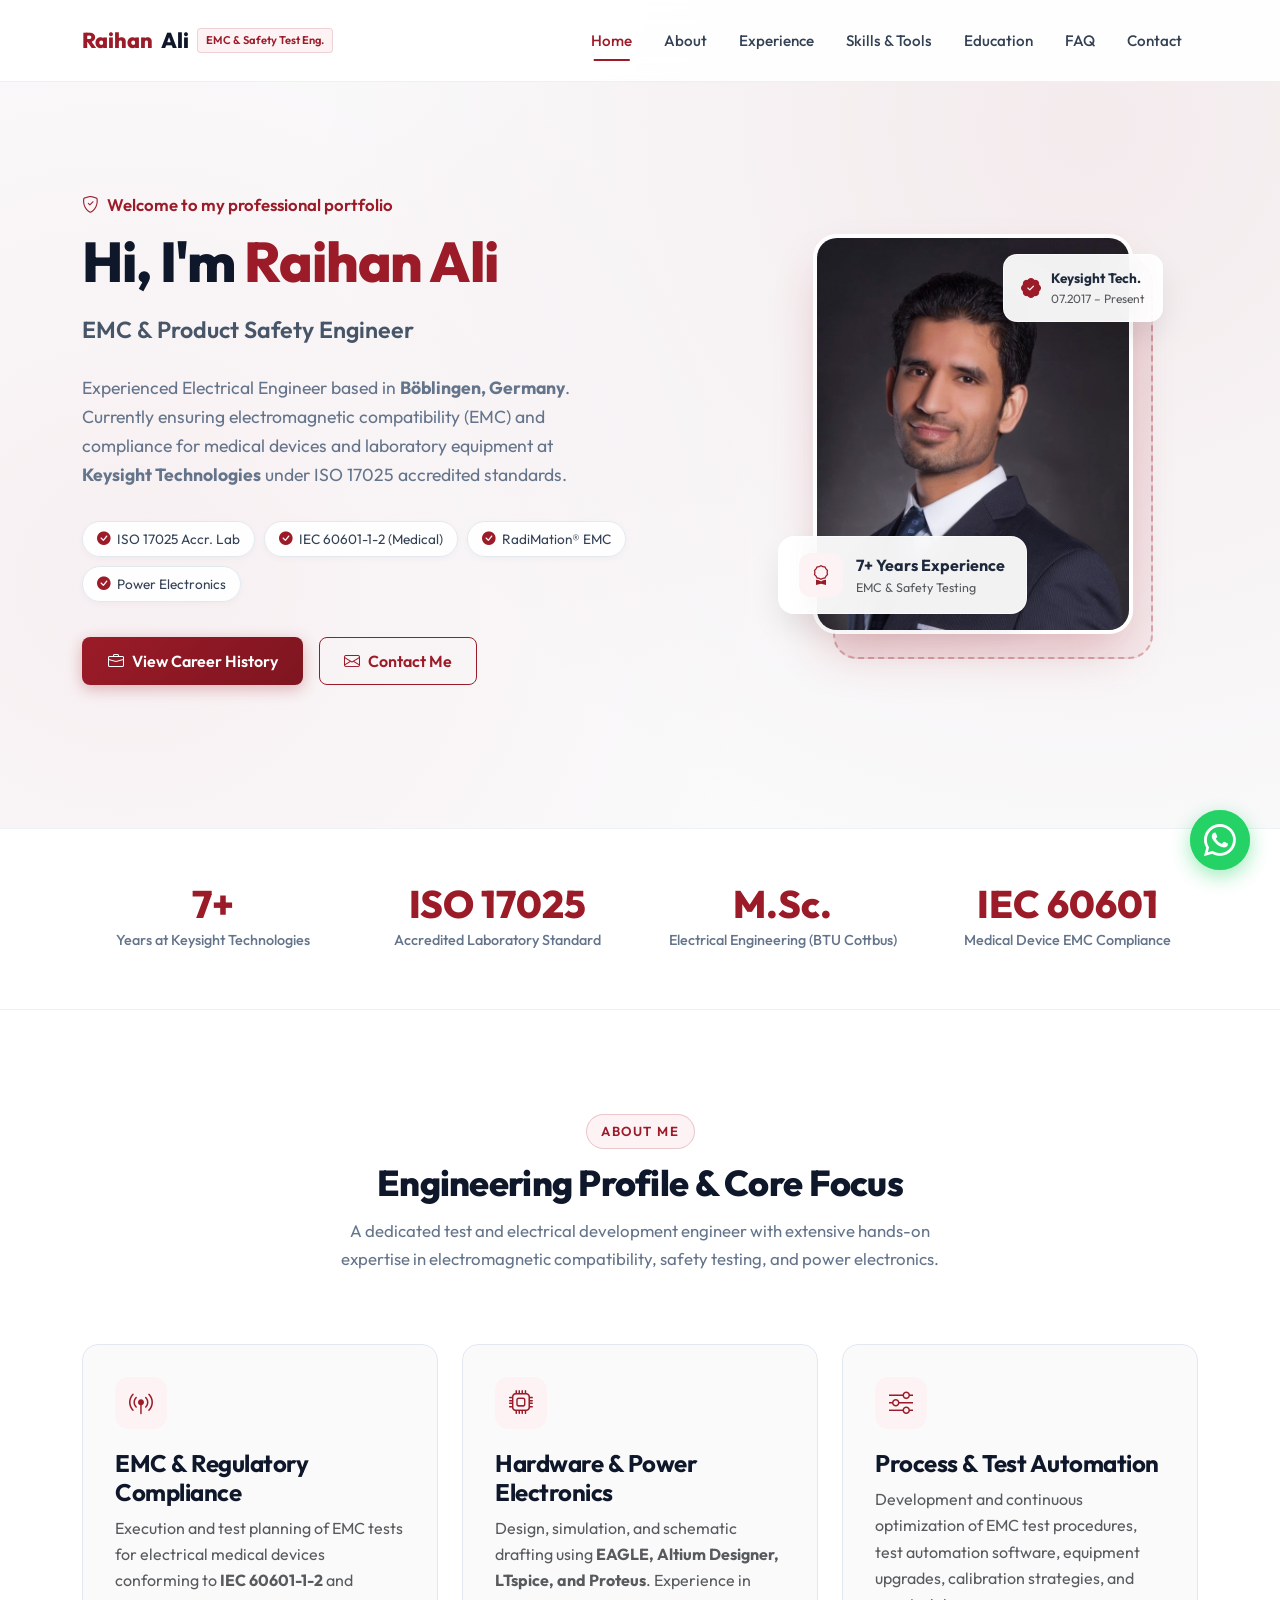
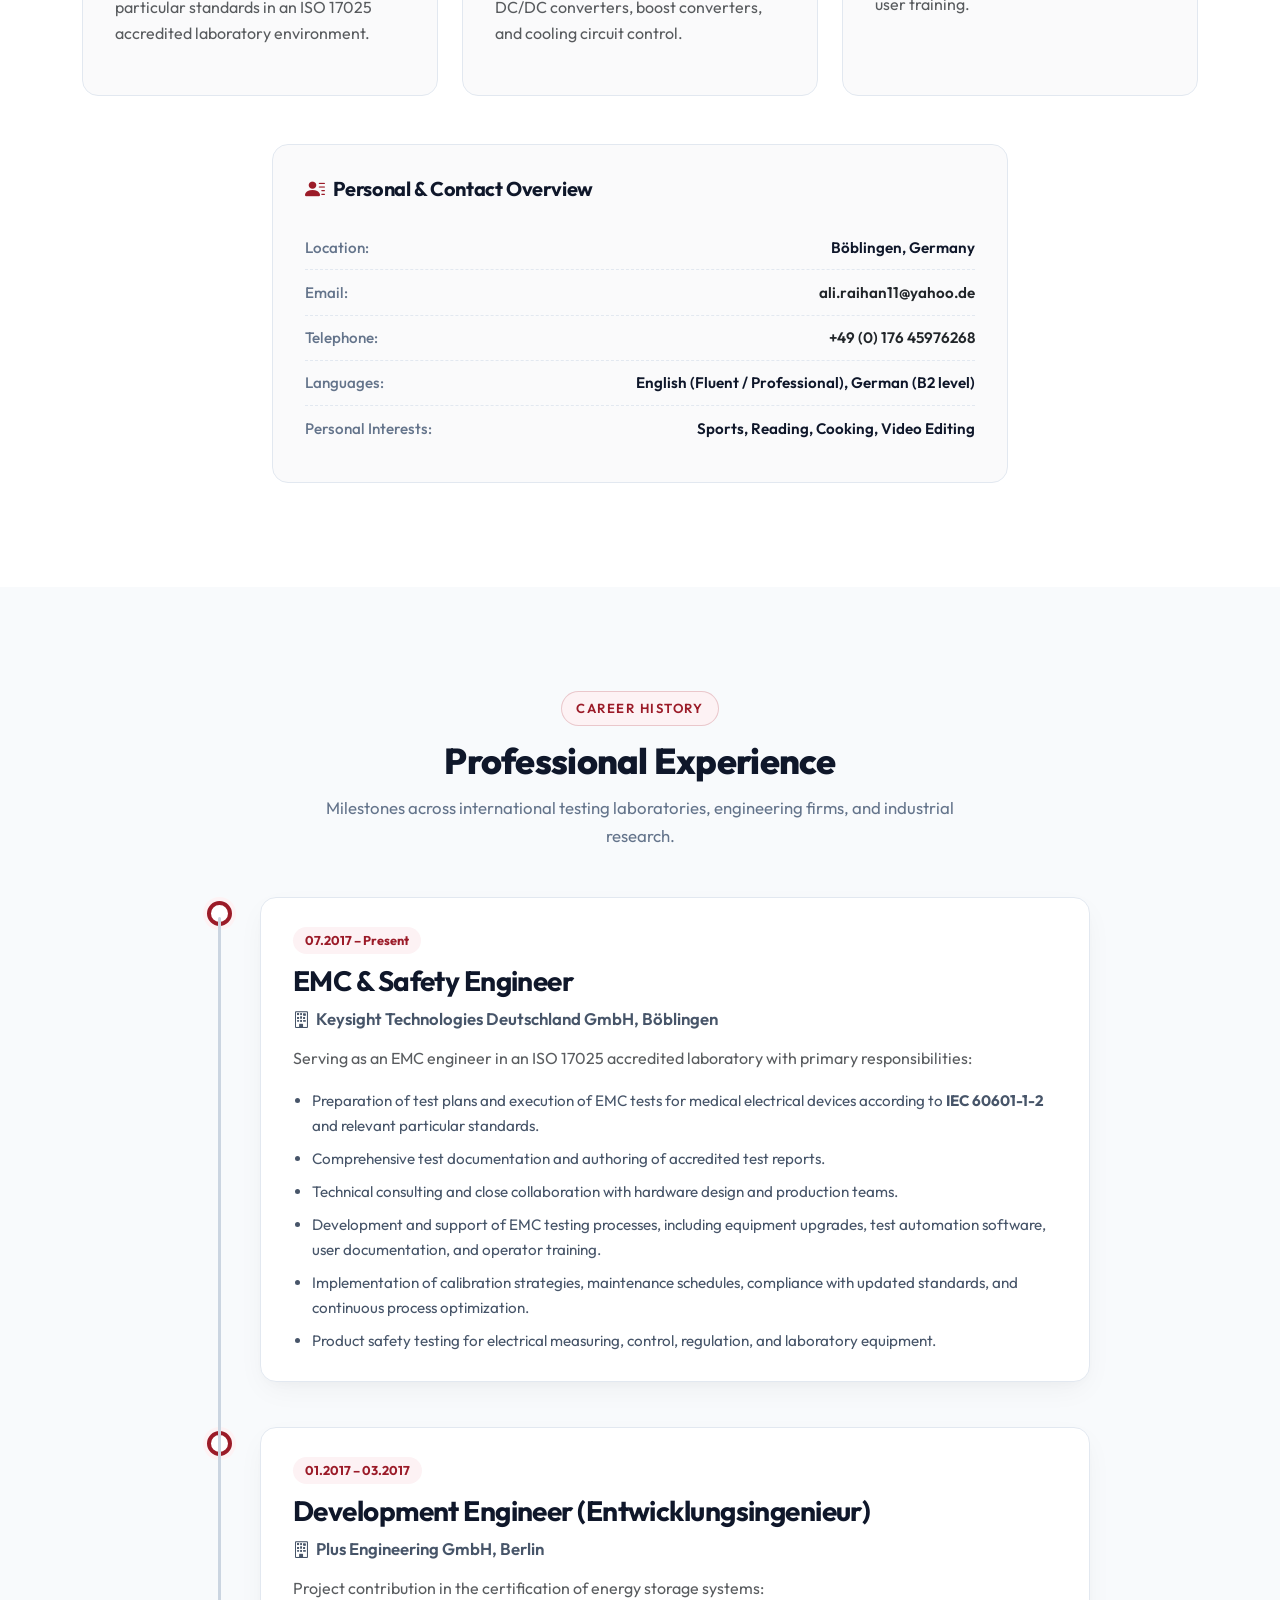
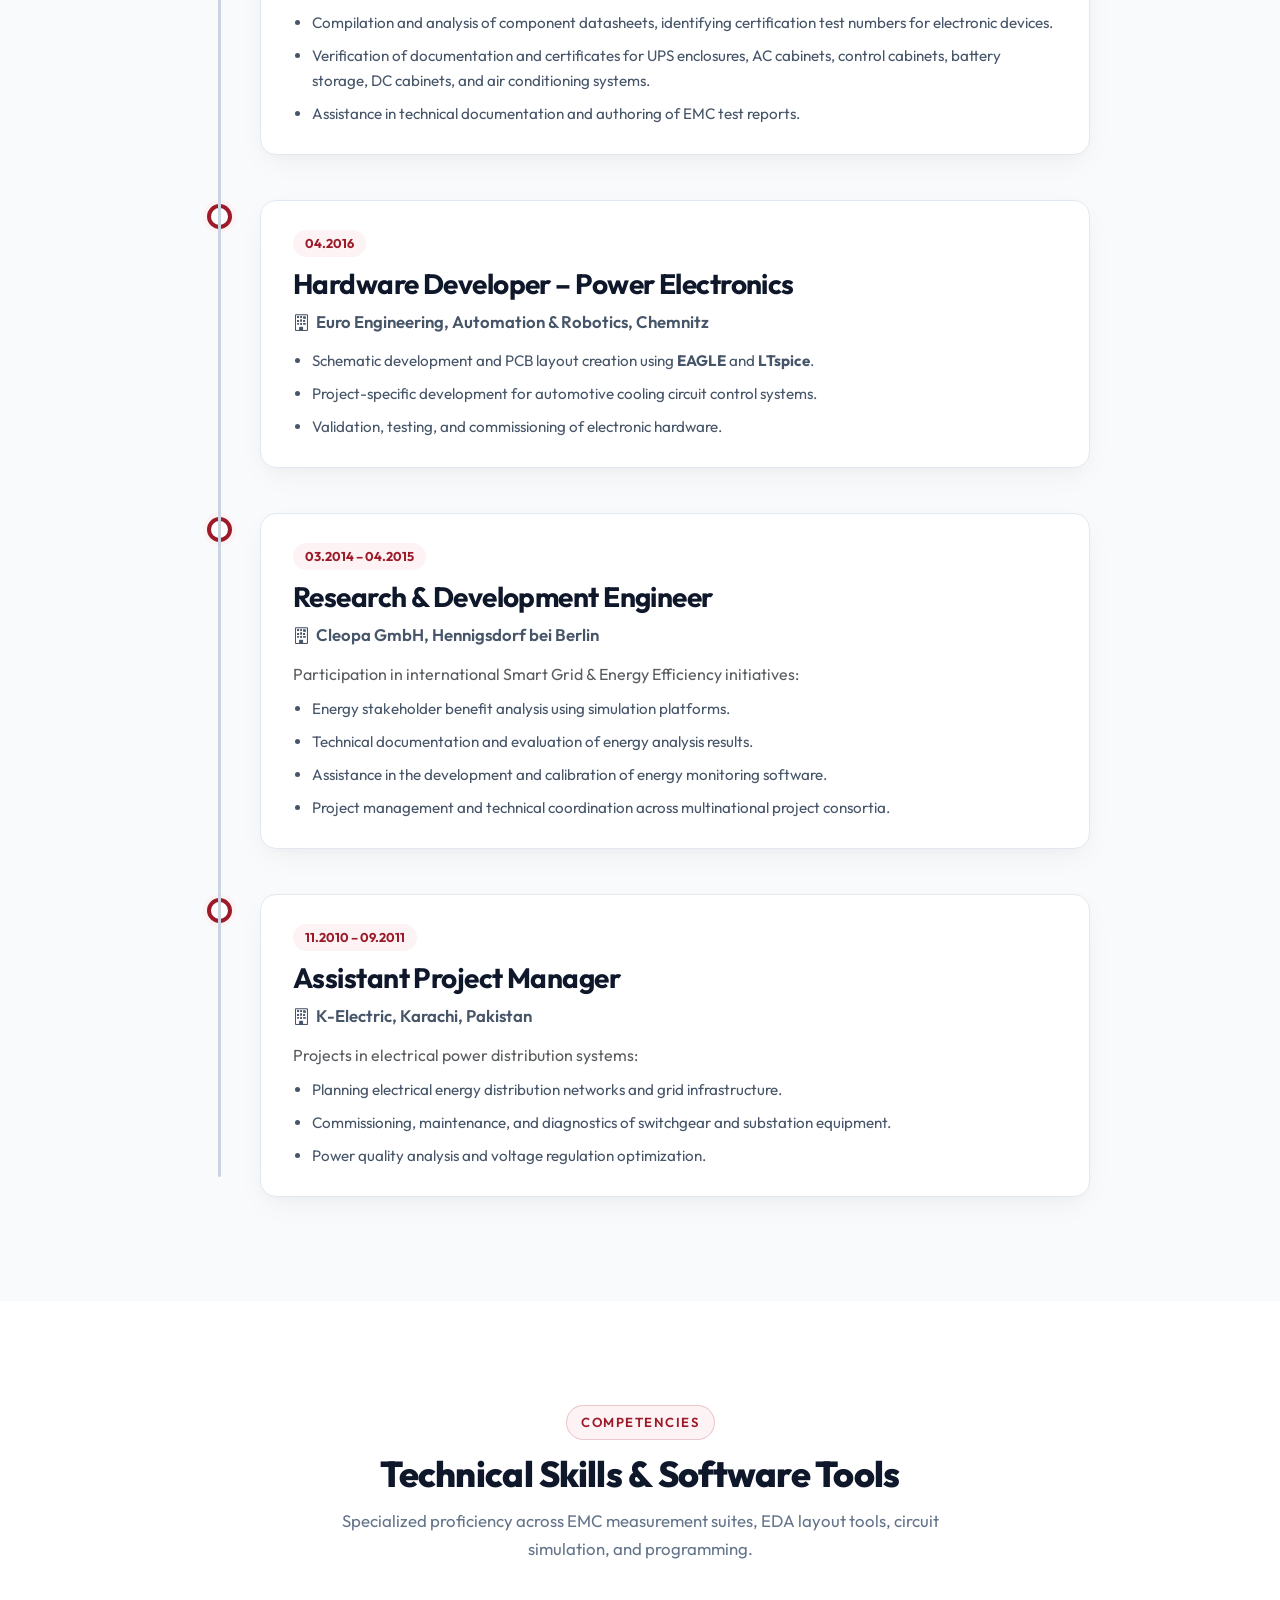
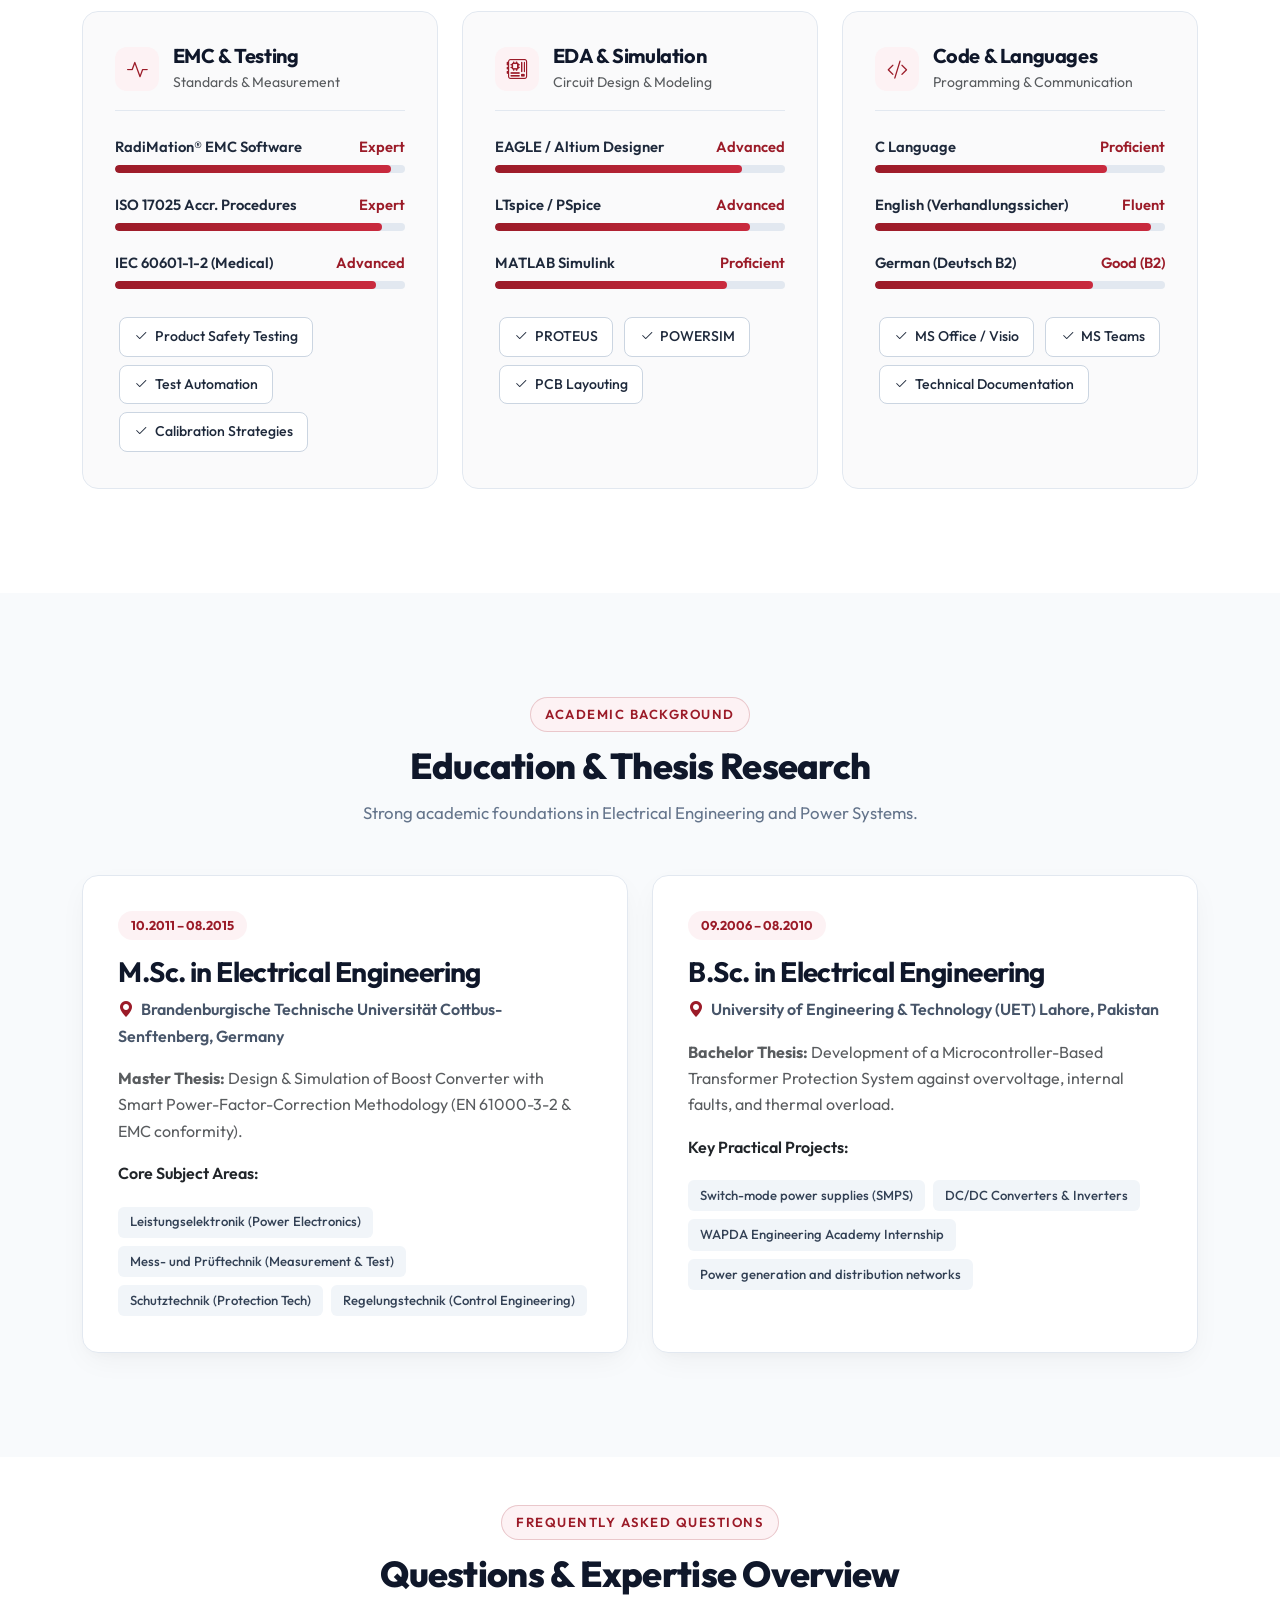
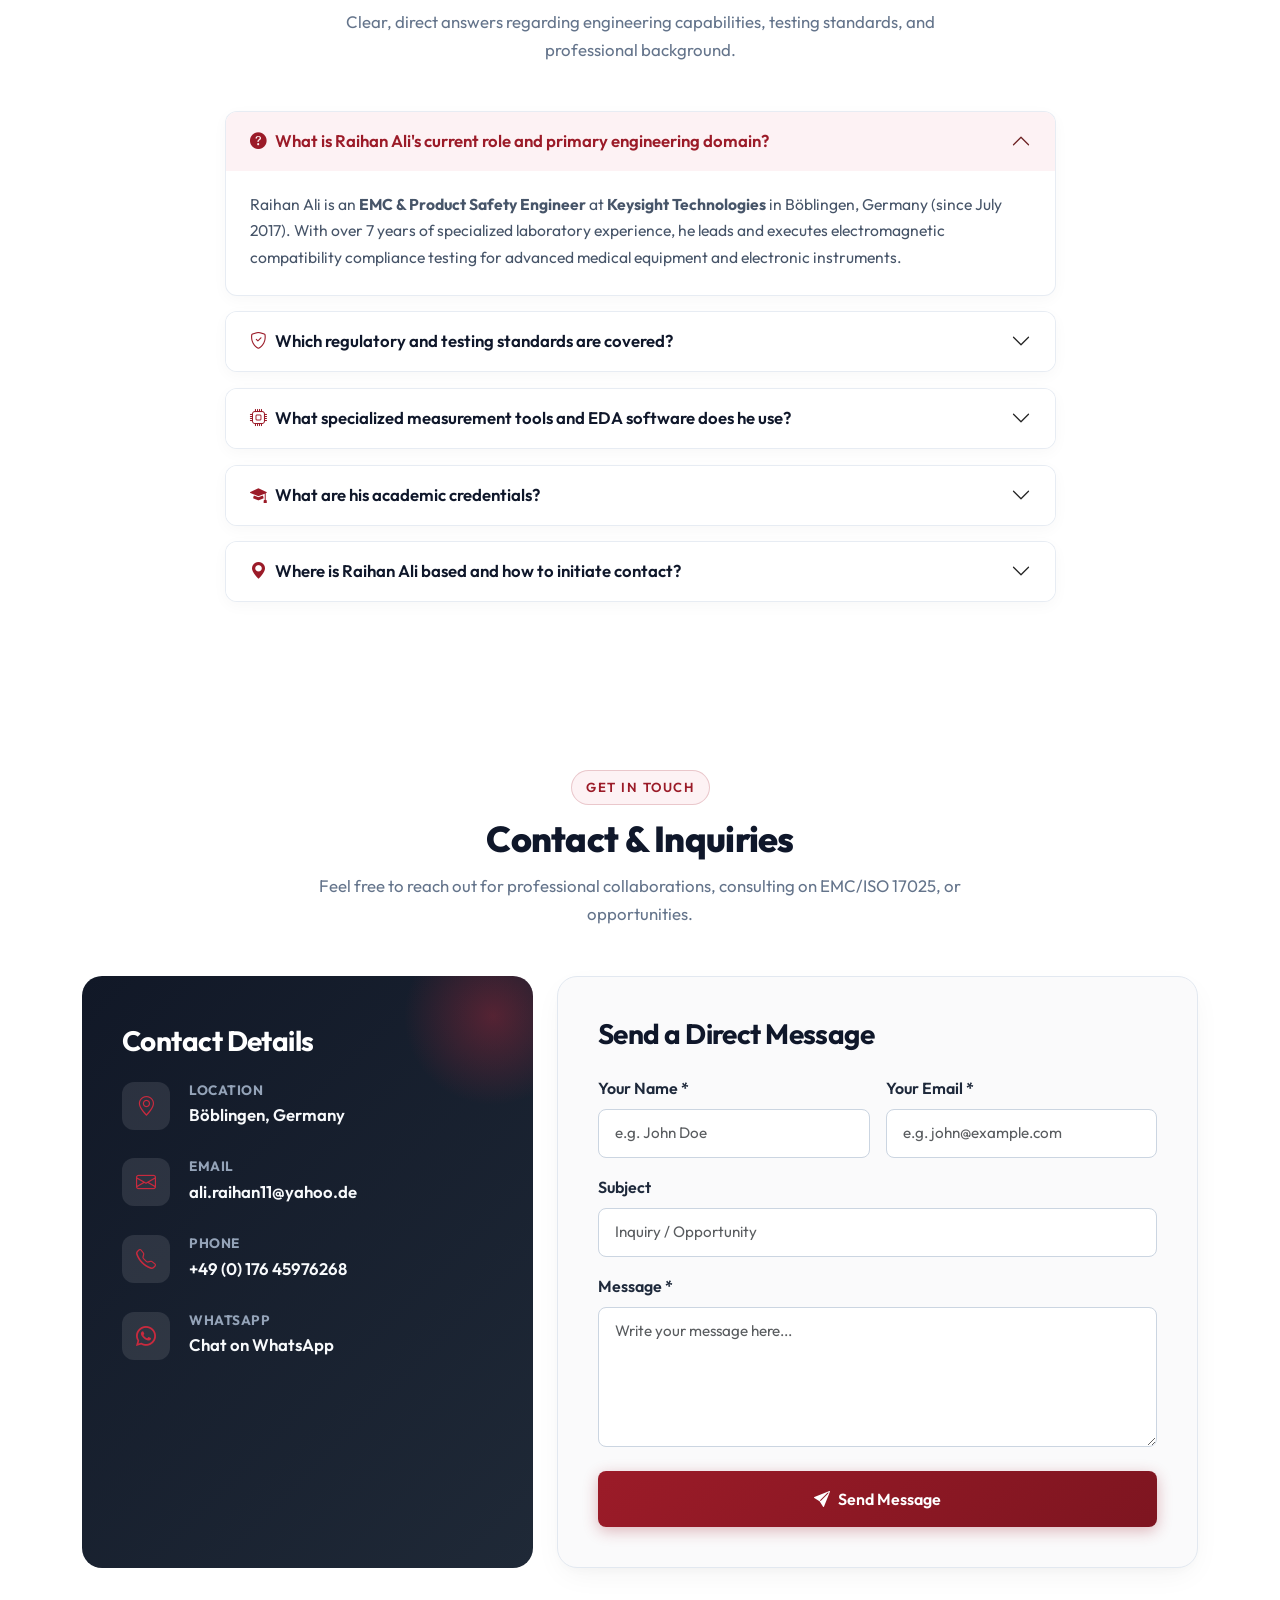
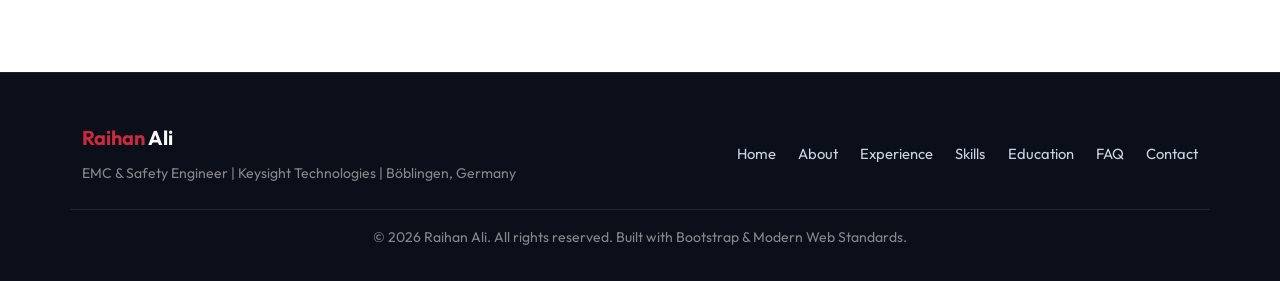
<file: index.html>
<!DOCTYPE html>
<html lang="en">
<head>
  <meta charset="UTF-8">
  <meta name="viewport" content="width=device-width, initial-scale=1.0">
  <title>Raihan Ali | EMC & Safety Engineer - Portfolio</title>
  <meta name="description" content="Official portfolio of Raihan Ali, EMC & Safety Engineer at Keysight Technologies. Specializing in IEC 60601-1-2 medical device compliance, ISO 17025 accredited testing, and power electronics.">
  <meta name="keywords" content="Raihan Ali, EMC Engineer, Safety Engineer, Keysight Technologies, IEC 60601-1-2, ISO 17025, RadiMation, Electrical Engineering, Böblingen">
  <meta name="author" content="Raihan Ali">

  <!-- Canonical & Crawling Directives -->
  <link rel="canonical" href="https://raihanalipro.github.io/">
  <meta name="robots" content="index, follow, max-snippet:-1, max-image-preview:large, max-video-preview:-1">
  <meta name="googlebot" content="index, follow, max-snippet:-1, max-image-preview:large, max-video-preview:-1">

  <!-- Open Graph / Facebook / LinkedIn (Rich Social Previews) -->
  <meta property="og:type" content="profile">
  <meta property="og:title" content="Raihan Ali | EMC & Product Safety Engineer">
  <meta property="og:description" content="Portfolio of Raihan Ali, EMC & Safety Engineer at Keysight Technologies. Specializing in IEC 60601-1-2 medical device compliance, ISO 17025 testing, and power electronics in Böblingen, Germany.">
  <meta property="og:url" content="https://raihanalipro.github.io/">
  <meta property="og:site_name" content="Raihan Ali - Professional Portfolio">
  <meta property="og:image" content="https://raihanalipro.github.io/assets/profile.png">
  <meta property="og:image:width" content="800">
  <meta property="og:image:height" content="800">
  <meta property="og:image:alt" content="Raihan Ali - EMC and Safety Engineer">
  <meta property="profile:first_name" content="Raihan">
  <meta property="profile:last_name" content="Ali">
  <meta property="profile:gender" content="male">

  <!-- Twitter Card Data -->
  <meta name="twitter:card" content="summary_large_image">
  <meta name="twitter:title" content="Raihan Ali | EMC & Product Safety Engineer">
  <meta name="twitter:description" content="Portfolio of Raihan Ali, EMC & Safety Engineer at Keysight Technologies. Expert in IEC 60601-1-2 medical standards and ISO 17025 accredited labs.">
  <meta name="twitter:image" content="https://raihanalipro.github.io/assets/profile.png">
  <meta name="twitter:image:alt" content="Raihan Ali - EMC and Safety Engineer">

  <!-- Geographic & Local Knowledge Graph (GEO) -->
  <meta name="geo.region" content="DE-BW">
  <meta name="geo.placename" content="Böblingen">
  <meta name="geo.position" content="48.6853;9.0116">
  <meta name="ICBM" content="48.6853, 9.0116">

  <!-- Theme & Favicons -->
  <meta name="theme-color" content="#030712">
  <link rel="icon" type="image/svg+xml" href="data:image/svg+xml,<svg xmlns='http://www.w3.org/2000/svg' viewBox='0 0 100 100'><text y='.9em' font-size='90'>⚡</text></svg>">

  <!-- Structured Data: Comprehensive Knowledge Graph for Search & AI Engines -->
  <script type="application/ld+json">
  {
    "@context": "https://schema.org",
    "@graph": [
      {
        "@type": "WebSite",
        "@id": "https://raihanalipro.github.io/#website",
        "url": "https://raihanalipro.github.io/",
        "name": "Raihan Ali - EMC & Safety Engineer",
        "description": "Professional engineering portfolio and CV of Raihan Ali, specializing in EMC testing, IEC 60601-1-2 medical compliance, and ISO 17025 laboratory environments.",
        "inLanguage": "en"
      },
      {
        "@type": "Person",
        "@id": "https://raihanalipro.github.io/#person",
        "name": "Raihan Ali",
        "jobTitle": "EMC & Product Safety Engineer",
        "worksFor": {
          "@type": "Organization",
          "name": "Keysight Technologies",
          "url": "https://www.keysight.com"
        },
        "description": "Electrical Engineer with over 7 years of experience at Keysight Technologies specializing in electromagnetic compatibility (EMC) testing, IEC 60601-1-2 medical device compliance, and ISO 17025 accredited testing methodologies.",
        "image": "https://raihanalipro.github.io/assets/profile.png",
        "url": "https://raihanalipro.github.io/",
        "email": "mailto:ali.raihan11@yahoo.de",
        "telephone": "+4917645976268",
        "address": {
          "@type": "PostalAddress",
          "addressLocality": "Böblingen",
          "postalCode": "71034",
          "addressRegion": "Baden-Württemberg",
          "addressCountry": "DE"
        },
        "alumniOf": [
          {
            "@type": "EducationalOrganization",
            "name": "Brandenburgische Technische Universität Cottbus-Senftenberg",
            "sameAs": "https://www.b-tu.de"
          },
          {
            "@type": "EducationalOrganization",
            "name": "University of Engineering & Technology Lahore",
            "sameAs": "https://uet.edu.pk"
          }
        ],
        "knowsAbout": [
          "Electromagnetic Compatibility (EMC)",
          "Product Safety Testing",
          "IEC 60601-1-2 Medical Device Compliance",
          "ISO/IEC 17025 Accreditation",
          "RadiMation EMC Measurement Suite",
          "Power Electronics & Boost Converters",
          "Circuit Simulation (LTspice, MATLAB Simulink, Proteus)",
          "EDA & PCB Design (Altium Designer, EAGLE)"
        ],
        "sameAs": [
          "https://wa.me/4917645976268"
        ]
      },
      {
        "@type": "FAQPage",
        "@id": "https://raihanalipro.github.io/#faq",
        "mainEntity": [
          {
            "@type": "Question",
            "name": "What is Raihan Ali's current role and area of expertise?",
            "acceptedAnswer": {
              "@type": "Answer",
              "text": "Raihan Ali is an EMC & Product Safety Engineer at Keysight Technologies in Böblingen, Germany. He specializes in testing and validating electrical medical devices and laboratory equipment according to IEC 60601-1-2 standards in an ISO 17025 accredited laboratory."
            }
          },
          {
            "@type": "Question",
            "name": "What compliance standards and regulatory frameworks does Raihan Ali specialize in?",
            "acceptedAnswer": {
              "@type": "Answer",
              "text": "Raihan specializes in IEC 60601-1-2 (medical electrical equipment EMC compliance), ISO/IEC 17025 accredited testing laboratory workflows, EN 61000-3-2 harmonic emissions, and European CE marking directives."
            }
          },
          {
            "@type": "Question",
            "name": "What software and testing tools does Raihan Ali use?",
            "acceptedAnswer": {
              "@type": "Answer",
              "text": "Raihan is an expert in RadiMation® EMC measurement and automation software, and proficient in Altium Designer, EAGLE, LTspice, MATLAB Simulink, Proteus, and C programming for embedded systems."
            }
          },
          {
            "@type": "Question",
            "name": "What academic degrees does Raihan Ali hold?",
            "acceptedAnswer": {
              "@type": "Answer",
              "text": "Raihan holds a Master of Science (M.Sc.) in Electrical Engineering from Brandenburg University of Technology Cottbus-Senftenberg (Germany) and a Bachelor of Science (B.Sc.) in Electrical Engineering from University of Engineering & Technology (UET) Lahore."
            }
          },
          {
            "@type": "Question",
            "name": "Where is Raihan Ali based and how can he be contacted?",
            "acceptedAnswer": {
              "@type": "Answer",
              "text": "Raihan Ali is based in Böblingen (Stuttgart Metropolitan Region), Baden-Württemberg, Germany. He can be contacted via email at ali.raihan11@yahoo.de, phone or WhatsApp at +49 (0) 176 45976268."
            }
          }
        ]
      }
    ]
  }
  </script>

  <!-- Google Fonts: Outfit -->
  <link rel="preconnect" href="https://fonts.googleapis.com">
  <link rel="preconnect" href="https://fonts.gstatic.com" crossorigin>
  <link href="https://fonts.googleapis.com/css2?family=Outfit:wght@300;400;500;600;700;800&display=swap" rel="stylesheet">

  <!-- Bootstrap 5 CSS -->
  <link href="https://cdn.jsdelivr.net/npm/bootstrap@5.3.3/dist/css/bootstrap.min.css" rel="stylesheet" integrity="sha384-QWTKZyjpPEjISv5WaRU9OFeRpok6YctnYmDr5pNlyT2bRjXh0JMhjY6hW+ALEwIH" crossorigin="anonymous">

  <!-- Bootstrap Icons -->
  <link rel="stylesheet" href="https://cdn.jsdelivr.net/npm/bootstrap-icons@1.11.3/font/bootstrap-icons.min.css">

  <!-- Custom CSS -->
  <link rel="stylesheet" href="css/style.css">
</head>
<body data-bs-spy="scroll" data-bs-target="#mainNavbar" data-bs-offset="100" tabindex="0">

  <!-- ================= Navigation Bar ================= -->
  <nav id="mainNavbar" class="navbar navbar-expand-lg fixed-top">
    <div class="container">
      <a class="navbar-brand" href="#hero">
        <span>Raihan</span> Ali
        <span class="brand-badge d-none d-sm-inline-block">EMC & Safety Test Eng.</span>
      </a>

      <button class="navbar-toggler border-0" type="button" data-bs-toggle="collapse" data-bs-target="#navbarContent" aria-controls="navbarContent" aria-expanded="false" aria-label="Toggle navigation">
        <span class="navbar-toggler-icon"></span>
      </button>

      <div class="collapse navbar-collapse" id="navbarContent">
        <ul class="navbar-nav ms-auto mb-2 mb-lg-0 align-items-lg-center">
          <li class="nav-item">
            <a class="nav-link active" href="#hero">Home</a>
          </li>
          <li class="nav-item">
            <a class="nav-link" href="#about">About</a>
          </li>
          <li class="nav-item">
            <a class="nav-link" href="#experience">Experience</a>
          </li>
          <li class="nav-item">
            <a class="nav-link" href="#skills">Skills & Tools</a>
          </li>
          <li class="nav-item">
            <a class="nav-link" href="#education">Education</a>
          </li>
          <li class="nav-item">
            <a class="nav-link" href="#faq">FAQ</a>
          </li>
          <li class="nav-item">
            <a class="nav-link" href="#contact">Contact</a>
          </li>
        </ul>
      </div>
    </div>
  </nav>

  <!-- ================= Hero Section ================= -->
  <section id="hero" class="hero-section">
    <div class="container">
      <div class="row align-items-center">
        <!-- Left Content -->
        <div class="col-lg-7 text-center text-lg-start">
          <div class="hero-greeting reveal-on-scroll">
            <i class="bi bi-shield-check"></i> Welcome to my professional portfolio
          </div>
          <h1 class="hero-title reveal-on-scroll delay-1">
            Hi, I'm <span class="text-crimson">Raihan Ali</span>
          </h1>
          <div class="hero-role reveal-on-scroll delay-2">
            EMC & Product Safety Engineer
          </div>
          <p class="hero-description reveal-on-scroll delay-2">
            Experienced Electrical Engineer based in <strong>Böblingen, Germany</strong>. Currently ensuring electromagnetic compatibility (EMC) and compliance for medical devices and laboratory equipment at <strong>Keysight Technologies</strong> under ISO 17025 accredited standards.
          </p>

          <div class="hero-badges reveal-on-scroll delay-3 justify-content-center justify-content-lg-start">
            <span class="hero-badge-pill"><i class="bi bi-check-circle-fill"></i> ISO 17025 Accr. Lab</span>
            <span class="hero-badge-pill"><i class="bi bi-check-circle-fill"></i> IEC 60601-1-2 (Medical)</span>
            <span class="hero-badge-pill"><i class="bi bi-check-circle-fill"></i> RadiMation® EMC</span>
            <span class="hero-badge-pill"><i class="bi bi-check-circle-fill"></i> Power Electronics</span>
          </div>

          <div class="d-flex flex-wrap gap-3 justify-content-center justify-content-lg-start reveal-on-scroll delay-4">
            <a href="#experience" class="btn btn-primary-red">
              <i class="bi bi-briefcase"></i> View Career History
            </a>
            <a href="#contact" class="btn btn-outline-red">
              <i class="bi bi-envelope"></i> Contact Me
            </a>
          </div>
        </div>

        <!-- Right Profile Image Card -->
        <div class="col-lg-5 text-center mt-5 mt-lg-0 reveal-on-scroll delay-2">
          <div class="hero-image-wrapper">
            <div class="hero-image-backdrop"></div>
            <div class="hero-image-container">
              <img src="assets/profile.png" alt="Raihan Ali - EMC & Product Safety Engineer" width="400" height="480" fetchpriority="high">
            </div>

            <!-- Top Floating Stat -->
            <div class="hero-floating-stat-top">
              <i class="bi bi-patch-check-fill text-crimson fs-5"></i>
              <div class="text-start">
                <div class="fw-bold" style="font-size: 0.85rem;">Keysight Tech.</div>
                <div class="text-muted" style="font-size: 0.75rem;">07.2017 – Present</div>
              </div>
            </div>

            <!-- Bottom Floating Stat -->
            <div class="hero-floating-stat">
              <div class="stat-icon">
                <i class="bi bi-award"></i>
              </div>
              <div class="text-start">
                <div class="fw-bold fs-6">7+ Years Experience</div>
                <div class="text-muted" style="font-size: 0.78rem;">EMC & Safety Testing</div>
              </div>
            </div>
          </div>
        </div>
      </div>
    </div>
  </section>

  <!-- ================= Quick Stats Strip ================= -->
  <section class="stats-strip">
    <div class="container">
      <div class="row g-4 justify-content-center">
        <div class="col-6 col-md-3">
          <div class="stat-item reveal-on-scroll">
            <div class="stat-number">7+</div>
            <div class="stat-label">Years at Keysight Technologies</div>
          </div>
        </div>
        <div class="col-6 col-md-3">
          <div class="stat-item reveal-on-scroll delay-1">
            <div class="stat-number">ISO 17025</div>
            <div class="stat-label">Accredited Laboratory Standard</div>
          </div>
        </div>
        <div class="col-6 col-md-3">
          <div class="stat-item reveal-on-scroll delay-2">
            <div class="stat-number">M.Sc.</div>
            <div class="stat-label">Electrical Engineering (BTU Cottbus)</div>
          </div>
        </div>
        <div class="col-6 col-md-3">
          <div class="stat-item reveal-on-scroll delay-3">
            <div class="stat-number">IEC 60601</div>
            <div class="stat-label">Medical Device EMC Compliance</div>
          </div>
        </div>
      </div>
    </div>
  </section>

  <!-- ================= About Section ================= -->
  <section id="about" class="about-section">
    <div class="container">
      <div class="text-center">
        <span class="section-tag reveal-on-scroll">About Me</span>
        <h2 class="section-title reveal-on-scroll delay-1">Engineering Profile & Core Focus</h2>
        <p class="section-subtitle reveal-on-scroll delay-2">
          A dedicated test and electrical development engineer with extensive hands-on expertise in electromagnetic compatibility, safety testing, and power electronics.
        </p>
      </div>

      <div class="row g-4 mt-2">
        <div class="col-lg-4 col-md-6">
          <div class="about-card reveal-on-scroll delay-1">
            <div class="about-card-icon">
              <i class="bi bi-broadcast-pin"></i>
            </div>
            <h4>EMC & Regulatory Compliance</h4>
            <p class="text-muted">
              Execution and test planning of EMC tests for electrical medical devices conforming to <strong>IEC 60601-1-2</strong> and particular standards in an ISO 17025 accredited laboratory environment.
            </p>
          </div>
        </div>

        <div class="col-lg-4 col-md-6">
          <div class="about-card reveal-on-scroll delay-2">
            <div class="about-card-icon">
              <i class="bi bi-cpu"></i>
            </div>
            <h4>Hardware & Power Electronics</h4>
            <p class="text-muted">
              Design, simulation, and schematic drafting using <strong>EAGLE, Altium Designer, LTspice, and Proteus</strong>. Experience in DC/DC converters, boost converters, and cooling circuit control.
            </p>
          </div>
        </div>

        <div class="col-lg-4 col-md-6">
          <div class="about-card reveal-on-scroll delay-3">
            <div class="about-card-icon">
              <i class="bi bi-sliders"></i>
            </div>
            <h4>Process & Test Automation</h4>
            <p class="text-muted">
              Development and continuous optimization of EMC test procedures, test automation software, equipment upgrades, calibration strategies, and user training.
            </p>
          </div>
        </div>
      </div>

      <!-- Quick Profile Details -->
      <div class="row justify-content-center mt-5">
        <div class="col-lg-8">
          <div class="about-card reveal-on-scroll">
            <h5 class="mb-3"><i class="bi bi-person-lines-fill text-crimson me-2"></i>Personal & Contact Overview</h5>
            <ul class="about-info-list">
              <li>
                <span class="label">Location:</span>
                <span class="value">Böblingen, Germany</span>
              </li>
              <li>
                <span class="label">Email:</span>
                <span class="value"><a href="mailto:ali.raihan11@yahoo.de" class="text-decoration-none text-dark">ali.raihan11@yahoo.de</a></span>
              </li>
              <li>
                <span class="label">Telephone:</span>
                <span class="value"><a href="tel:+4917645976268" class="text-decoration-none text-dark">+49 (0) 176 45976268</a></span>
              </li>
              <li>
                <span class="label">Languages:</span>
                <span class="value">English (Fluent / Professional), German (B2 level)</span>
              </li>
              <li>
                <span class="label">Personal Interests:</span>
                <span class="value">Sports, Reading, Cooking, Video Editing</span>
              </li>
            </ul>
          </div>
        </div>
      </div>
    </div>
  </section>

  <!-- ================= Experience Section ================= -->
  <section id="experience" class="experience-section">
    <div class="container">
      <div class="text-center">
        <span class="section-tag reveal-on-scroll">Career History</span>
        <h2 class="section-title reveal-on-scroll delay-1">Professional Experience</h2>
        <p class="section-subtitle reveal-on-scroll delay-2">
          Milestones across international testing laboratories, engineering firms, and industrial research.
        </p>
      </div>

      <div class="timeline">
        <!-- 1. Keysight Technologies -->
        <div class="timeline-item reveal-on-scroll">
          <div class="timeline-dot"></div>
          <div class="timeline-content">
            <span class="timeline-date-badge">07.2017 – Present</span>
            <h3>EMC & Safety Engineer</h3>
            <div class="timeline-company">
              <i class="bi bi-building"></i> Keysight Technologies Deutschland GmbH, Böblingen
            </div>
            <p class="text-muted mb-3">
              Serving as an EMC engineer in an ISO 17025 accredited laboratory with primary responsibilities:
            </p>
            <ul class="timeline-points">
              <li>Preparation of test plans and execution of EMC tests for medical electrical devices according to <strong>IEC 60601-1-2</strong> and relevant particular standards.</li>
              <li>Comprehensive test documentation and authoring of accredited test reports.</li>
              <li>Technical consulting and close collaboration with hardware design and production teams.</li>
              <li>Development and support of EMC testing processes, including equipment upgrades, test automation software, user documentation, and operator training.</li>
              <li>Implementation of calibration strategies, maintenance schedules, compliance with updated standards, and continuous process optimization.</li>
              <li>Product safety testing for electrical measuring, control, regulation, and laboratory equipment.</li>
            </ul>
          </div>
        </div>

        <!-- 2. Plus Engineering GmbH -->
        <div class="timeline-item reveal-on-scroll">
          <div class="timeline-dot"></div>
          <div class="timeline-content">
            <span class="timeline-date-badge">01.2017 – 03.2017</span>
            <h3>Development Engineer (Entwicklungsingenieur)</h3>
            <div class="timeline-company">
              <i class="bi bi-building"></i> Plus Engineering GmbH, Berlin
            </div>
            <p class="text-muted mb-2">Project contribution in the certification of energy storage systems:</p>
            <ul class="timeline-points">
              <li>Compilation and analysis of component datasheets, identifying certification test numbers for electronic devices.</li>
              <li>Verification of documentation and certificates for UPS enclosures, AC cabinets, control cabinets, battery storage, DC cabinets, and air conditioning systems.</li>
              <li>Assistance in technical documentation and authoring of EMC test reports.</li>
            </ul>
          </div>
        </div>

        <!-- 3. Euro Engineering -->
        <div class="timeline-item reveal-on-scroll">
          <div class="timeline-dot"></div>
          <div class="timeline-content">
            <span class="timeline-date-badge">04.2016</span>
            <h3>Hardware Developer – Power Electronics</h3>
            <div class="timeline-company">
              <i class="bi bi-building"></i> Euro Engineering, Automation & Robotics, Chemnitz
            </div>
            <ul class="timeline-points">
              <li>Schematic development and PCB layout creation using <strong>EAGLE</strong> and <strong>LTspice</strong>.</li>
              <li>Project-specific development for automotive cooling circuit control systems.</li>
              <li>Validation, testing, and commissioning of electronic hardware.</li>
            </ul>
          </div>
        </div>

        <!-- 4. Cleopa GmbH -->
        <div class="timeline-item reveal-on-scroll">
          <div class="timeline-dot"></div>
          <div class="timeline-content">
            <span class="timeline-date-badge">03.2014 – 04.2015</span>
            <h3>Research & Development Engineer</h3>
            <div class="timeline-company">
              <i class="bi bi-building"></i> Cleopa GmbH, Hennigsdorf bei Berlin
            </div>
            <p class="text-muted mb-2">Participation in international Smart Grid & Energy Efficiency initiatives:</p>
            <ul class="timeline-points">
              <li>Energy stakeholder benefit analysis using simulation platforms.</li>
              <li>Technical documentation and evaluation of energy analysis results.</li>
              <li>Assistance in the development and calibration of energy monitoring software.</li>
              <li>Project management and technical coordination across multinational project consortia.</li>
            </ul>
          </div>
        </div>

        <!-- 5. K-Electric -->
        <div class="timeline-item reveal-on-scroll">
          <div class="timeline-dot"></div>
          <div class="timeline-content">
            <span class="timeline-date-badge">11.2010 – 09.2011</span>
            <h3>Assistant Project Manager</h3>
            <div class="timeline-company">
              <i class="bi bi-building"></i> K-Electric, Karachi, Pakistan
            </div>
            <p class="text-muted mb-2">Projects in electrical power distribution systems:</p>
            <ul class="timeline-points">
              <li>Planning electrical energy distribution networks and grid infrastructure.</li>
              <li>Commissioning, maintenance, and diagnostics of switchgear and substation equipment.</li>
              <li>Power quality analysis and voltage regulation optimization.</li>
            </ul>
          </div>
        </div>
      </div>
    </div>
  </section>

  <!-- ================= Skills Section ================= -->
  <section id="skills" class="skills-section">
    <div class="container">
      <div class="text-center">
        <span class="section-tag reveal-on-scroll">Competencies</span>
        <h2 class="section-title reveal-on-scroll delay-1">Technical Skills & Software Tools</h2>
        <p class="section-subtitle reveal-on-scroll delay-2">
          Specialized proficiency across EMC measurement suites, EDA layout tools, circuit simulation, and programming.
        </p>
      </div>

      <div class="row g-4">
        <!-- Card 1: EMC & Standards -->
        <div class="col-lg-4 col-md-6">
          <div class="skill-category-card reveal-on-scroll delay-1">
            <div class="skill-cat-header">
              <div class="skill-cat-icon">
                <i class="bi bi-activity"></i>
              </div>
              <div>
                <h5 class="mb-0">EMC & Testing</h5>
                <small class="text-muted">Standards & Measurement</small>
              </div>
            </div>

            <div class="skill-level-bar">
              <div class="skill-bar-header">
                <span>RadiMation® EMC Software</span>
                <span class="text-crimson">Expert</span>
              </div>
              <div class="progress">
                <div class="progress-bar progress-bar-crimson" style="width: 95%;"></div>
              </div>
            </div>

            <div class="skill-level-bar">
              <div class="skill-bar-header">
                <span>ISO 17025 Accr. Procedures</span>
                <span class="text-crimson">Expert</span>
              </div>
              <div class="progress">
                <div class="progress-bar progress-bar-crimson" style="width: 92%;"></div>
              </div>
            </div>

            <div class="skill-level-bar">
              <div class="skill-bar-header">
                <span>IEC 60601-1-2 (Medical)</span>
                <span class="text-crimson">Advanced</span>
              </div>
              <div class="progress">
                <div class="progress-bar progress-bar-crimson" style="width: 90%;"></div>
              </div>
            </div>

            <div class="mt-4">
              <span class="skill-tag-pill"><i class="bi bi-check2"></i> Product Safety Testing</span>
              <span class="skill-tag-pill"><i class="bi bi-check2"></i> Test Automation</span>
              <span class="skill-tag-pill"><i class="bi bi-check2"></i> Calibration Strategies</span>
            </div>
          </div>
        </div>

        <!-- Card 2: EDA & Simulation -->
        <div class="col-lg-4 col-md-6">
          <div class="skill-category-card reveal-on-scroll delay-2">
            <div class="skill-cat-header">
              <div class="skill-cat-icon">
                <i class="bi bi-motherboard"></i>
              </div>
              <div>
                <h5 class="mb-0">EDA & Simulation</h5>
                <small class="text-muted">Circuit Design & Modeling</small>
              </div>
            </div>

            <div class="skill-level-bar">
              <div class="skill-bar-header">
                <span>EAGLE / Altium Designer</span>
                <span class="text-crimson">Advanced</span>
              </div>
              <div class="progress">
                <div class="progress-bar progress-bar-crimson" style="width: 85%;"></div>
              </div>
            </div>

            <div class="skill-level-bar">
              <div class="skill-bar-header">
                <span>LTspice / PSpice</span>
                <span class="text-crimson">Advanced</span>
              </div>
              <div class="progress">
                <div class="progress-bar progress-bar-crimson" style="width: 88%;"></div>
              </div>
            </div>

            <div class="skill-level-bar">
              <div class="skill-bar-header">
                <span>MATLAB Simulink</span>
                <span class="text-crimson">Proficient</span>
              </div>
              <div class="progress">
                <div class="progress-bar progress-bar-crimson" style="width: 80%;"></div>
              </div>
            </div>

            <div class="mt-4">
              <span class="skill-tag-pill"><i class="bi bi-check2"></i> PROTEUS</span>
              <span class="skill-tag-pill"><i class="bi bi-check2"></i> POWERSIM</span>
              <span class="skill-tag-pill"><i class="bi bi-check2"></i> PCB Layouting</span>
            </div>
          </div>
        </div>

        <!-- Card 3: Programming & Languages -->
        <div class="col-lg-4 col-md-6">
          <div class="skill-category-card reveal-on-scroll delay-3">
            <div class="skill-cat-header">
              <div class="skill-cat-icon">
                <i class="bi bi-code-slash"></i>
              </div>
              <div>
                <h5 class="mb-0">Code & Languages</h5>
                <small class="text-muted">Programming & Communication</small>
              </div>
            </div>

            <div class="skill-level-bar">
              <div class="skill-bar-header">
                <span>C Language</span>
                <span class="text-crimson">Proficient</span>
              </div>
              <div class="progress">
                <div class="progress-bar progress-bar-crimson" style="width: 80%;"></div>
              </div>
            </div>

            <div class="skill-level-bar">
              <div class="skill-bar-header">
                <span>English (Verhandlungssicher)</span>
                <span class="text-crimson">Fluent</span>
              </div>
              <div class="progress">
                <div class="progress-bar progress-bar-crimson" style="width: 95%;"></div>
              </div>
            </div>

            <div class="skill-level-bar">
              <div class="skill-bar-header">
                <span>German (Deutsch B2)</span>
                <span class="text-crimson">Good (B2)</span>
              </div>
              <div class="progress">
                <div class="progress-bar progress-bar-crimson" style="width: 75%;"></div>
              </div>
            </div>

            <div class="mt-4">
              <span class="skill-tag-pill"><i class="bi bi-check2"></i> MS Office / Visio</span>
              <span class="skill-tag-pill"><i class="bi bi-check2"></i> MS Teams</span>
              <span class="skill-tag-pill"><i class="bi bi-check2"></i> Technical Documentation</span>
            </div>
          </div>
        </div>
      </div>
    </div>
  </section>

  <!-- ================= Education Section ================= -->
  <section id="education" class="education-section">
    <div class="container">
      <div class="text-center">
        <span class="section-tag reveal-on-scroll">Academic Background</span>
        <h2 class="section-title reveal-on-scroll delay-1">Education & Thesis Research</h2>
        <p class="section-subtitle reveal-on-scroll delay-2">
          Strong academic foundations in Electrical Engineering and Power Systems.
        </p>
      </div>

      <div class="row g-4 justify-content-center">
        <!-- Master's -->
        <div class="col-lg-6">
          <div class="edu-card reveal-on-scroll delay-1">
            <span class="edu-badge">10.2011 – 08.2015</span>
            <h3>M.Sc. in Electrical Engineering</h3>
            <div class="edu-university">
              <i class="bi bi-geo-alt-fill text-crimson me-1"></i>
              Brandenburgische Technische Universität Cottbus-Senftenberg, Germany
            </div>
            <p class="text-muted">
              <strong>Master Thesis:</strong> Design & Simulation of Boost Converter with Smart Power-Factor-Correction Methodology (EN 61000-3-2 & EMC conformity).
            </p>
            <div class="fw-semibold text-dark mt-3 mb-1">Core Subject Areas:</div>
            <ul class="edu-topics">
              <li>Leistungselektronik (Power Electronics)</li>
              <li>Mess- und Prüftechnik (Measurement & Test)</li>
              <li>Schutztechnik (Protection Tech)</li>
              <li>Regelungstechnik (Control Engineering)</li>
            </ul>
          </div>
        </div>

        <!-- Bachelor's -->
        <div class="col-lg-6">
          <div class="edu-card reveal-on-scroll delay-2">
            <span class="edu-badge">09.2006 – 08.2010</span>
            <h3>B.Sc. in Electrical Engineering</h3>
            <div class="edu-university">
              <i class="bi bi-geo-alt-fill text-crimson me-1"></i>
              University of Engineering & Technology (UET) Lahore, Pakistan
            </div>
            <p class="text-muted">
              <strong>Bachelor Thesis:</strong> Development of a Microcontroller-Based Transformer Protection System against overvoltage, internal faults, and thermal overload.
            </p>
            <div class="fw-semibold text-dark mt-3 mb-1">Key Practical Projects:</div>
            <ul class="edu-topics">
              <li>Switch-mode power supplies (SMPS)</li>
              <li>DC/DC Converters & Inverters</li>
              <li>WAPDA Engineering Academy Internship</li>
              <li>Power generation and distribution networks</li>
            </ul>
          </div>
        </div>
      </div>
    </div>
  </section>

  <!-- ================= FAQ Section (AEO & GEO Answer Engine Optimization) ================= -->
  <section id="faq" class="faq-section py-5">
    <div class="container">
      <div class="text-center">
        <span class="section-tag reveal-on-scroll">Frequently Asked Questions</span>
        <h2 class="section-title reveal-on-scroll delay-1">Questions & Expertise Overview</h2>
        <p class="section-subtitle reveal-on-scroll delay-2">
          Clear, direct answers regarding engineering capabilities, testing standards, and professional background.
        </p>
      </div>

      <div class="row justify-content-center">
        <div class="col-lg-9">
          <div class="accordion accordion-custom" id="faqAccordion">
            
            <!-- Question 1 -->
            <div class="accordion-item reveal-on-scroll">
              <h3 class="accordion-header" id="faqHeading1">
                <button class="accordion-button" type="button" data-bs-toggle="collapse" data-bs-target="#faqCollapse1" aria-expanded="true" aria-controls="faqCollapse1">
                  <i class="bi bi-question-circle-fill text-crimson me-2"></i> What is Raihan Ali's current role and primary engineering domain?
                </button>
              </h3>
              <div id="faqCollapse1" class="accordion-collapse collapse show" aria-labelledby="faqHeading1" data-bs-parent="#faqAccordion">
                <div class="accordion-body">
                  Raihan Ali is an <strong>EMC & Product Safety Engineer</strong> at <strong>Keysight Technologies</strong> in Böblingen, Germany (since July 2017). With over 7 years of specialized laboratory experience, he leads and executes electromagnetic compatibility compliance testing for advanced medical equipment and electronic instruments.
                </div>
              </div>
            </div>

            <!-- Question 2 -->
            <div class="accordion-item reveal-on-scroll delay-1">
              <h3 class="accordion-header" id="faqHeading2">
                <button class="accordion-button collapsed" type="button" data-bs-toggle="collapse" data-bs-target="#faqCollapse2" aria-expanded="false" aria-controls="faqCollapse2">
                  <i class="bi bi-shield-check text-crimson me-2"></i> Which regulatory and testing standards are covered?
                </button>
              </h3>
              <div id="faqCollapse2" class="accordion-collapse collapse" aria-labelledby="faqHeading2" data-bs-parent="#faqAccordion">
                <div class="accordion-body">
                  His core focus includes <strong>IEC 60601-1-2</strong> (EMC for medical electrical devices and systems), <strong>ISO/IEC 17025</strong> accredited laboratory quality systems, EN 61000-3-2 (harmonic emissions), power factor correction criteria, and general electrical product safety verifications.
                </div>
              </div>
            </div>

            <!-- Question 3 -->
            <div class="accordion-item reveal-on-scroll delay-2">
              <h3 class="accordion-header" id="faqHeading3">
                <button class="accordion-button collapsed" type="button" data-bs-toggle="collapse" data-bs-target="#faqCollapse3" aria-expanded="false" aria-controls="faqCollapse3">
                  <i class="bi bi-cpu text-crimson me-2"></i> What specialized measurement tools and EDA software does he use?
                </button>
              </h3>
              <div id="faqCollapse3" class="accordion-collapse collapse" aria-labelledby="faqHeading3" data-bs-parent="#faqAccordion">
                <div class="accordion-body">
                  Raihan has deep proficiency in <strong>RadiMation® EMC test automation software</strong>, spectrum analyzers, EMI receivers, and RF test chambers. For hardware design and simulation, he uses <strong>Altium Designer, EAGLE, LTspice, MATLAB Simulink, and Proteus</strong>.
                </div>
              </div>
            </div>

            <!-- Question 4 -->
            <div class="accordion-item reveal-on-scroll delay-3">
              <h3 class="accordion-header" id="faqHeading4">
                <button class="accordion-button collapsed" type="button" data-bs-toggle="collapse" data-bs-target="#faqCollapse4" aria-expanded="false" aria-controls="faqCollapse4">
                  <i class="bi bi-mortarboard-fill text-crimson me-2"></i> What are his academic credentials?
                </button>
              </h3>
              <div id="faqCollapse4" class="accordion-collapse collapse" aria-labelledby="faqHeading4" data-bs-parent="#faqAccordion">
                <div class="accordion-body">
                  He earned a <strong>Master of Science (M.Sc.) in Electrical Engineering</strong> from <strong>BTU Cottbus-Senftenberg, Germany</strong> (Master thesis on Boost Converters with Smart PFC conforming to EN 61000-3-2), and a <strong>Bachelor of Science (B.Sc.) in Electrical Engineering</strong> from <strong>UET Lahore, Pakistan</strong>.
                </div>
              </div>
            </div>

            <!-- Question 5 -->
            <div class="accordion-item reveal-on-scroll delay-4">
              <h3 class="accordion-header" id="faqHeading5">
                <button class="accordion-button collapsed" type="button" data-bs-toggle="collapse" data-bs-target="#faqCollapse5" aria-expanded="false" aria-controls="faqCollapse5">
                  <i class="bi bi-geo-alt-fill text-crimson me-2"></i> Where is Raihan Ali based and how to initiate contact?
                </button>
              </h3>
              <div id="faqCollapse5" class="accordion-collapse collapse" aria-labelledby="faqHeading5" data-bs-parent="#faqAccordion">
                <div class="accordion-body">
                  Raihan is based in <strong>Böblingen (Stuttgart Area), Baden-Württemberg, Germany</strong>. You can reach out directly via email at <a href="mailto:ali.raihan11@yahoo.de" class="text-crimson fw-semibold">ali.raihan11@yahoo.de</a>, call or message via WhatsApp at <a href="tel:+4917645976268" class="text-crimson fw-semibold">+49 176 45976268</a>, or submit the contact form below.
                </div>
              </div>
            </div>

          </div>
        </div>
      </div>
    </div>
  </section>

  <!-- ================= Contact Section ================= -->
  <section id="contact" class="contact-section">
    <div class="container">
      <div class="text-center">
        <span class="section-tag reveal-on-scroll">Get in Touch</span>
        <h2 class="section-title reveal-on-scroll delay-1">Contact & Inquiries</h2>
        <p class="section-subtitle reveal-on-scroll delay-2">
          Feel free to reach out for professional collaborations, consulting on EMC/ISO 17025, or opportunities.
        </p>
      </div>

      <div class="row g-4 align-items-stretch">
        <!-- Contact Info Card -->
        <div class="col-lg-5">
          <div class="contact-info-card reveal-on-scroll delay-1">
            <h3 class="text-white mb-4">Contact Details</h3>
            
            <div class="contact-detail-item">
              <div class="contact-detail-icon">
                <i class="bi bi-geo-alt"></i>
              </div>
              <div class="contact-detail-text">
                <h6>Location</h6>
                <p>Böblingen, Germany</p>
              </div>
            </div>

            <div class="contact-detail-item">
              <div class="contact-detail-icon">
                <i class="bi bi-envelope"></i>
              </div>
              <div class="contact-detail-text">
                <h6>Email</h6>
                <a href="mailto:ali.raihan11@yahoo.de">ali.raihan11@yahoo.de</a>
              </div>
            </div>

            <div class="contact-detail-item">
              <div class="contact-detail-icon">
                <i class="bi bi-telephone"></i>
              </div>
              <div class="contact-detail-text">
                <h6>Phone</h6>
                <a href="tel:+4917645976268">+49 (0) 176 45976268</a>
              </div>
            </div>

            <div class="contact-detail-item">
              <div class="contact-detail-icon">
                <i class="bi bi-whatsapp"></i>
              </div>
              <div class="contact-detail-text">
                <h6>WhatsApp</h6>
                <a href="https://wa.me/4917645976268" target="_blank" rel="noopener noreferrer">Chat on WhatsApp</a>
              </div>
            </div>
          </div>
        </div>

        <!-- Contact Form Card -->
        <div class="col-lg-7">
          <div class="contact-form-card reveal-on-scroll delay-2">
            <h3 class="mb-4">Send a Direct Message</h3>
            
            <div id="formSuccessAlert" class="alert alert-success d-none mb-3" role="alert">
              <i class="bi bi-check-circle-fill me-2"></i> Thank you! Your default email program will now open to send this message to Raihan Ali.
            </div>

            <form id="contactForm">
              <div class="row g-3">
                <div class="col-md-6">
                  <label for="contactName" class="form-label fw-semibold">Your Name *</label>
                  <input type="text" class="form-control" id="contactName" placeholder="e.g. John Doe" required>
                </div>
                <div class="col-md-6">
                  <label for="contactEmail" class="form-label fw-semibold">Your Email *</label>
                  <input type="email" class="form-control" id="contactEmail" placeholder="e.g. john@example.com" required>
                </div>
                <div class="col-12">
                  <label for="contactSubject" class="form-label fw-semibold">Subject</label>
                  <input type="text" class="form-control" id="contactSubject" placeholder="Inquiry / Opportunity">
                </div>
                <div class="col-12">
                  <label for="contactMessage" class="form-label fw-semibold">Message *</label>
                  <textarea class="form-control" id="contactMessage" rows="5" placeholder="Write your message here..." required></textarea>
                </div>
                <div class="col-12 mt-4">
                  <button type="submit" class="btn btn-primary-red w-100 py-3 justify-content-center">
                    <i class="bi bi-send-fill"></i> Send Message
                  </button>
                </div>
              </div>
            </form>
          </div>
        </div>
      </div>
    </div>
  </section>

  <!-- ================= Floating WhatsApp Button ================= -->
  <a href="https://wa.me/4917645976268?text=Hello%20Raihan,%20I%20visited%20your%20portfolio%20and%20would%20like%20to%20connect!"
     class="whatsapp-float"
     target="_blank"
     rel="noopener noreferrer"
     aria-label="Chat with Raihan Ali on WhatsApp">
    <div class="whatsapp-pulse"></div>
    <i class="bi bi-whatsapp"></i>
    <span class="whatsapp-tooltip">Chat with me on WhatsApp</span>
  </a>

  <!-- ================= Footer ================= -->
  <footer class="footer">
    <div class="container">
      <div class="row align-items-center">
        <div class="col-md-6 text-center text-md-start mb-3 mb-md-0">
          <div class="footer-brand"><span>Raihan</span> Ali</div>
          <p class="mb-0 small text-white-50">
            EMC & Safety Engineer | Keysight Technologies | Böblingen, Germany
          </p>
        </div>
        <div class="col-md-6 text-center text-md-end footer-links">
          <a href="#hero">Home</a>
          <a href="#about">About</a>
          <a href="#experience">Experience</a>
          <a href="#skills">Skills</a>
          <a href="#education">Education</a>
          <a href="#faq">FAQ</a>
          <a href="#contact">Contact</a>
        </div>
      </div>
      <div class="row mt-4 pt-3 border-top border-secondary border-opacity-25">
        <div class="col text-center small text-white-50">
          &copy; <span id="currentYear"></span> Raihan Ali. All rights reserved. Built with Bootstrap & Modern Web Standards.
        </div>
      </div>
    </div>
  </footer>

  <!-- Bootstrap 5 JS Bundle with Popper -->
  <script src="https://cdn.jsdelivr.net/npm/bootstrap@5.3.3/dist/js/bootstrap.bundle.min.js" integrity="sha384-YvpcrYf0tY3lHB60NNkmXc5s9fDVZLESaAA55NDzOxhy9GkcIdslK1eN7N6jIeHz" crossorigin="anonymous"></script>

  <!-- Custom Main JS -->
  <script src="js/main.js"></script>
</body>
</html>
</file>
<file: css/style.css>
/* ==========================================================================
   Raihan Ali - Portfolio Theme & Stylesheet
   Color Palette: Deep Burgundy / Crimson (#8B1E2D, #B82132, #6B111D)
   Dark Slate Neutral: #0F172A, Glassmorphism & Modern Accents
   ========================================================================== */

:root {
  --primary-red: #9B1B28;
  --primary-red-hover: #7E1520;
  --accent-crimson: #C92A3E;
  --accent-glow: rgba(201, 42, 62, 0.25);
  --soft-red-bg: #FDF2F4;
  --dark-bg: #0B0F19;
  --dark-surface: #111827;
  --dark-card: #1F2937;
  --text-main: #1E293B;
  --text-muted: #64748B;
  --border-light: rgba(226, 232, 240, 0.8);
  --border-crimson: rgba(155, 27, 40, 0.15);
  --font-family: 'Outfit', -apple-system, BlinkMacSystemFont, 'Segoe UI', Roboto, sans-serif;
  --transition-smooth: all 0.35s cubic-bezier(0.4, 0, 0.2, 1);
  --box-shadow-card: 0 10px 30px -5px rgba(0, 0, 0, 0.05), 0 5px 15px -3px rgba(0, 0, 0, 0.03);
  --box-shadow-hover: 0 20px 35px -8px rgba(155, 27, 40, 0.16), 0 8px 16px -4px rgba(0, 0, 0, 0.06);
}

* {
  box-sizing: border-box;
  scroll-behavior: smooth;
}

body {
  font-family: var(--font-family);
  color: var(--text-main);
  background-color: #FAFAFB;
  line-height: 1.65;
  overflow-x: hidden;
}

/* ================= Typography & Common Helpers ================= */
h1, h2, h3, h4, h5, h6 {
  font-weight: 700;
  color: #0F172A;
  letter-spacing: -0.02em;
}

.text-crimson {
  color: var(--primary-red) !important;
}

.bg-crimson {
  background-color: var(--primary-red) !important;
}

.bg-soft-crimson {
  background-color: var(--soft-red-bg) !important;
}

.section-tag {
  display: inline-block;
  font-size: 0.82rem;
  font-weight: 600;
  text-transform: uppercase;
  letter-spacing: 1.5px;
  color: var(--primary-red);
  background: var(--soft-red-bg);
  border: 1px solid rgba(155, 27, 40, 0.2);
  padding: 0.35rem 0.9rem;
  border-radius: 50px;
  margin-bottom: 0.8rem;
}

.section-title {
  font-size: 2.25rem;
  font-weight: 800;
  margin-bottom: 0.75rem;
}

.section-subtitle {
  color: var(--text-muted);
  max-width: 650px;
  margin: 0 auto 3rem auto;
  font-size: 1.05rem;
}

/* ================= Navigation Bar ================= */
.navbar {
  padding: 1.1rem 0;
  transition: var(--transition-smooth);
  background: rgba(255, 255, 255, 0.92);
  backdrop-filter: blur(14px);
  -webkit-backdrop-filter: blur(14px);
  border-bottom: 1px solid rgba(0, 0, 0, 0.06);
  z-index: 1030;
}

.navbar.scrolled {
  padding: 0.7rem 0;
  box-shadow: 0 10px 25px rgba(0, 0, 0, 0.05);
  background: rgba(255, 255, 255, 0.97);
}

.navbar-brand {
  font-weight: 800;
  font-size: 1.35rem;
  color: #0F172A;
  display: flex;
  align-items: center;
  gap: 0.5rem;
}

.navbar-brand span {
  color: var(--primary-red);
}

.brand-badge {
  font-size: 0.7rem;
  background: var(--soft-red-bg);
  color: var(--primary-red);
  border: 1px solid var(--border-crimson);
  padding: 0.15rem 0.5rem;
  border-radius: 4px;
  font-weight: 600;
}

.nav-link {
  font-weight: 500;
  font-size: 0.95rem;
  color: #334155 !important;
  padding: 0.5rem 1rem !important;
  transition: var(--transition-smooth);
  position: relative;
}

.nav-link:hover, .nav-link.active {
  color: var(--primary-red) !important;
}

.nav-link::after {
  content: '';
  position: absolute;
  bottom: 0;
  left: 50%;
  width: 0%;
  height: 2px;
  background-color: var(--primary-red);
  transition: var(--transition-smooth);
  transform: translateX(-50%);
}

.nav-link:hover::after, .nav-link.active::after {
  width: 50%;
}

/* ================= Buttons ================= */
.btn-primary-red {
  background: linear-gradient(135deg, var(--primary-red) 0%, #7E1520 100%);
  color: #fff;
  border: none;
  font-weight: 600;
  padding: 0.75rem 1.6rem;
  border-radius: 8px;
  box-shadow: 0 4px 15px rgba(155, 27, 40, 0.3);
  transition: var(--transition-smooth);
  display: inline-flex;
  align-items: center;
  gap: 0.5rem;
}

.btn-primary-red:hover {
  background: linear-gradient(135deg, var(--accent-crimson) 0%, var(--primary-red) 100%);
  color: #fff;
  transform: translateY(-2px);
  box-shadow: 0 8px 25px rgba(155, 27, 40, 0.4);
}

.btn-outline-red {
  background: transparent;
  color: var(--primary-red);
  border: 1.5px solid var(--primary-red);
  font-weight: 600;
  padding: 0.7rem 1.5rem;
  border-radius: 8px;
  transition: var(--transition-smooth);
  display: inline-flex;
  align-items: center;
  gap: 0.5rem;
}

.btn-outline-red:hover {
  background: var(--soft-red-bg);
  color: var(--primary-red);
  transform: translateY(-2px);
}

/* ================= Hero Section ================= */
.hero-section {
  position: relative;
  min-height: 92vh;
  display: flex;
  align-items: center;
  padding: 8rem 0 5rem 0;
  background: radial-gradient(circle at 85% 15%, rgba(155, 27, 40, 0.07) 0%, transparent 60%),
              radial-gradient(circle at 10% 70%, rgba(201, 42, 62, 0.05) 0%, transparent 50%),
              #FAFAFB;
}

.hero-greeting {
  display: inline-flex;
  align-items: center;
  gap: 0.5rem;
  font-weight: 600;
  color: var(--primary-red);
  font-size: 1.05rem;
  margin-bottom: 0.75rem;
}

.hero-title {
  font-size: 3.5rem;
  font-weight: 800;
  line-height: 1.15;
  margin-bottom: 1rem;
}

.hero-role {
  font-size: 1.45rem;
  font-weight: 600;
  color: #475569;
  margin-bottom: 1.5rem;
}

.hero-description {
  font-size: 1.1rem;
  color: var(--text-muted);
  max-width: 540px;
  margin-bottom: 2rem;
}

.hero-badges {
  display: flex;
  flex-wrap: wrap;
  gap: 0.6rem;
  margin-bottom: 2.2rem;
}

.hero-badge-pill {
  font-size: 0.85rem;
  padding: 0.35rem 0.85rem;
  background: rgba(255, 255, 255, 0.9);
  border: 1px solid #E2E8F0;
  border-radius: 30px;
  color: #334155;
  display: inline-flex;
  align-items: center;
  gap: 0.4rem;
  box-shadow: 0 2px 6px rgba(0, 0, 0, 0.03);
}

.hero-badge-pill i {
  color: var(--primary-red);
}

/* Hero Profile Image Card */
.hero-image-wrapper {
  position: relative;
  display: inline-block;
  z-index: 1;
}

.hero-image-container {
  position: relative;
  width: 320px;
  height: 400px;
  border-radius: 24px;
  overflow: hidden;
  box-shadow: 0 25px 50px -12px rgba(155, 27, 40, 0.25);
  border: 4px solid #fff;
}

.hero-image-container img {
  width: 100%;
  height: 100%;
  object-fit: cover;
  object-position: center top;
  transition: transform 0.6s ease;
}

.hero-image-container:hover img {
  transform: scale(1.04);
}

.hero-image-backdrop {
  position: absolute;
  top: 25px;
  right: -20px;
  width: 100%;
  height: 100%;
  border-radius: 24px;
  background: linear-gradient(135deg, rgba(155, 27, 40, 0.15) 0%, rgba(201, 42, 62, 0.05) 100%);
  border: 2px dashed rgba(155, 27, 40, 0.3);
  z-index: -1;
  transition: var(--transition-smooth);
}

.hero-floating-stat {
  position: absolute;
  bottom: 20px;
  left: -35px;
  background: rgba(255, 255, 255, 0.94);
  backdrop-filter: blur(12px);
  padding: 0.9rem 1.3rem;
  border-radius: 16px;
  box-shadow: 0 15px 30px rgba(0, 0, 0, 0.08);
  border: 1px solid rgba(255, 255, 255, 0.6);
  display: flex;
  align-items: center;
  gap: 0.8rem;
  animation: floatSlow 4s ease-in-out infinite alternate;
}

.hero-floating-stat .stat-icon {
  width: 44px;
  height: 44px;
  border-radius: 12px;
  background: var(--soft-red-bg);
  color: var(--primary-red);
  display: flex;
  align-items: center;
  justify-content: center;
  font-size: 1.25rem;
}

.hero-floating-stat-top {
  position: absolute;
  top: 20px;
  right: -30px;
  background: rgba(255, 255, 255, 0.94);
  backdrop-filter: blur(12px);
  padding: 0.75rem 1.1rem;
  border-radius: 14px;
  box-shadow: 0 15px 30px rgba(0, 0, 0, 0.08);
  border: 1px solid rgba(255, 255, 255, 0.6);
  display: flex;
  align-items: center;
  gap: 0.6rem;
  animation: floatSlow 3.6s ease-in-out infinite alternate-reverse;
}

@keyframes floatSlow {
  0% { transform: translateY(0px); }
  100% { transform: translateY(-8px); }
}

/* ================= Quick Stats Strip ================= */
.stats-strip {
  background: #fff;
  border-top: 1px solid #EEF2F6;
  border-bottom: 1px solid #EEF2F6;
  padding: 2.5rem 0;
}

.stat-item {
  text-align: center;
  padding: 1rem;
}

.stat-number {
  font-size: 2.4rem;
  font-weight: 800;
  color: var(--primary-red);
  line-height: 1;
  margin-bottom: 0.35rem;
}

.stat-label {
  font-size: 0.9rem;
  color: var(--text-muted);
  font-weight: 500;
}

/* ================= About Section ================= */
.about-section {
  padding: 6.5rem 0;
  background: #fff;
}

.about-card {
  background: #FAFAFB;
  border: 1px solid #E2E8F0;
  border-radius: 16px;
  padding: 2rem;
  transition: var(--transition-smooth);
  height: 100%;
}

.about-card:hover {
  transform: translateY(-4px);
  box-shadow: var(--box-shadow-hover);
  border-color: rgba(155, 27, 40, 0.3);
}

.about-card-icon {
  width: 52px;
  height: 52px;
  border-radius: 14px;
  background: var(--soft-red-bg);
  color: var(--primary-red);
  display: flex;
  align-items: center;
  justify-content: center;
  font-size: 1.5rem;
  margin-bottom: 1.25rem;
}

.about-info-list {
  list-style: none;
  padding: 0;
  margin: 1.5rem 0 0 0;
}

.about-info-list li {
  padding: 0.6rem 0;
  border-bottom: 1px dashed #E2E8F0;
  display: flex;
  justify-content: space-between;
  font-size: 0.95rem;
}

.about-info-list li:last-child {
  border-bottom: none;
}

.about-info-list .label {
  color: var(--text-muted);
  font-weight: 500;
}

.about-info-list .value {
  font-weight: 600;
  color: #0F172A;
}

/* ================= Experience Timeline ================= */
.experience-section {
  padding: 6.5rem 0;
  background: #F8FAFC;
}

.timeline {
  position: relative;
  max-width: 900px;
  margin: 0 auto;
}

.timeline::after {
  content: '';
  position: absolute;
  width: 3px;
  background: #CBD5E1;
  top: 20px;
  bottom: 20px;
  left: 28px;
  border-radius: 2px;
}

.timeline-item {
  position: relative;
  padding-left: 70px;
  margin-bottom: 2.8rem;
}

.timeline-item:last-child {
  margin-bottom: 0;
}

.timeline-dot {
  position: absolute;
  left: 17px;
  top: 4px;
  width: 25px;
  height: 25px;
  border-radius: 50%;
  background: #fff;
  border: 4px solid var(--primary-red);
  box-shadow: 0 0 0 4px var(--soft-red-bg);
  z-index: 2;
  transition: var(--transition-smooth);
}

.timeline-item:hover .timeline-dot {
  background: var(--primary-red);
  transform: scale(1.15);
}

.timeline-content {
  background: #fff;
  border: 1px solid #E2E8F0;
  border-radius: 16px;
  padding: 1.75rem 2rem;
  box-shadow: var(--box-shadow-card);
  transition: var(--transition-smooth);
}

.timeline-item:hover .timeline-content {
  transform: translateX(6px);
  box-shadow: var(--box-shadow-hover);
  border-color: rgba(155, 27, 40, 0.25);
}

.timeline-date-badge {
  display: inline-block;
  font-size: 0.8rem;
  font-weight: 700;
  color: var(--primary-red);
  background: var(--soft-red-bg);
  padding: 0.2rem 0.75rem;
  border-radius: 30px;
  margin-bottom: 0.6rem;
}

.timeline-company {
  color: #475569;
  font-weight: 600;
  font-size: 1.05rem;
  margin-bottom: 0.75rem;
  display: flex;
  align-items: center;
  gap: 0.4rem;
}

.timeline-points {
  margin: 0;
  padding-left: 1.2rem;
  color: #475569;
}

.timeline-points li {
  margin-bottom: 0.5rem;
  font-size: 0.95rem;
}

.timeline-points li:last-child {
  margin-bottom: 0;
}

/* ================= Skills Section ================= */
.skills-section {
  padding: 6.5rem 0;
  background: #fff;
}

.skill-category-card {
  background: #FAFAFB;
  border: 1px solid #E2E8F0;
  border-radius: 16px;
  padding: 2rem;
  height: 100%;
  transition: var(--transition-smooth);
}

.skill-category-card:hover {
  transform: translateY(-5px);
  border-color: rgba(155, 27, 40, 0.3);
  box-shadow: var(--box-shadow-hover);
}

.skill-cat-header {
  display: flex;
  align-items: center;
  gap: 0.85rem;
  margin-bottom: 1.5rem;
  padding-bottom: 1rem;
  border-bottom: 1px solid #E2E8F0;
}

.skill-cat-icon {
  width: 44px;
  height: 44px;
  border-radius: 12px;
  background: var(--soft-red-bg);
  color: var(--primary-red);
  display: flex;
  align-items: center;
  justify-content: center;
  font-size: 1.3rem;
}

.skill-tag-pill {
  display: inline-flex;
  align-items: center;
  gap: 0.4rem;
  background: #fff;
  border: 1px solid #CBD5E1;
  padding: 0.45rem 0.9rem;
  border-radius: 8px;
  font-size: 0.88rem;
  font-weight: 500;
  color: #1E293B;
  margin: 0.25rem;
  transition: var(--transition-smooth);
}

.skill-tag-pill:hover {
  border-color: var(--primary-red);
  color: var(--primary-red);
  background: var(--soft-red-bg);
  transform: translateY(-1px);
}

.skill-level-bar {
  margin-bottom: 1.25rem;
}

.skill-bar-header {
  display: flex;
  justify-content: space-between;
  font-size: 0.92rem;
  font-weight: 600;
  margin-bottom: 0.35rem;
}

.progress {
  height: 8px;
  border-radius: 6px;
  background-color: #E2E8F0;
  overflow: hidden;
}

.progress-bar-crimson {
  background: linear-gradient(90deg, var(--primary-red) 0%, var(--accent-crimson) 100%);
  border-radius: 6px;
  transition: width 1.2s ease-in-out;
}

/* ================= Education Section ================= */
.education-section {
  padding: 6.5rem 0;
  background: #F8FAFC;
}

.edu-card {
  background: #fff;
  border: 1px solid #E2E8F0;
  border-radius: 16px;
  padding: 2.2rem;
  height: 100%;
  position: relative;
  transition: var(--transition-smooth);
  box-shadow: var(--box-shadow-card);
}

.edu-card:hover {
  transform: translateY(-4px);
  border-color: rgba(155, 27, 40, 0.3);
  box-shadow: var(--box-shadow-hover);
}

.edu-badge {
  display: inline-block;
  font-size: 0.8rem;
  font-weight: 700;
  color: var(--primary-red);
  background: var(--soft-red-bg);
  padding: 0.25rem 0.8rem;
  border-radius: 30px;
  margin-bottom: 0.9rem;
}

.edu-university {
  font-weight: 600;
  color: #475569;
  font-size: 1rem;
  margin-bottom: 1rem;
}

.edu-topics {
  list-style: none;
  padding: 0;
  margin: 1.25rem 0 0 0;
  display: flex;
  flex-wrap: wrap;
  gap: 0.5rem;
}

.edu-topics li {
  background: #F1F5F9;
  font-size: 0.82rem;
  font-weight: 500;
  color: #334155;
  padding: 0.3rem 0.75rem;
  border-radius: 6px;
}

/* ================= Contact Section ================= */
.contact-section {
  padding: 6.5rem 0;
  background: #fff;
}

.contact-info-card {
  background: linear-gradient(135deg, #111827 0%, #1F2937 100%);
  color: #fff;
  border-radius: 20px;
  padding: 3rem 2.5rem;
  height: 100%;
  position: relative;
  overflow: hidden;
}

.contact-info-card::before {
  content: '';
  position: absolute;
  top: -50px;
  right: -50px;
  width: 180px;
  height: 180px;
  border-radius: 50%;
  background: radial-gradient(circle, rgba(201, 42, 62, 0.35) 0%, transparent 70%);
}

.contact-detail-item {
  display: flex;
  align-items: flex-start;
  gap: 1.2rem;
  margin-bottom: 1.8rem;
}

.contact-detail-icon {
  width: 48px;
  height: 48px;
  border-radius: 12px;
  background: rgba(255, 255, 255, 0.1);
  color: var(--accent-crimson);
  display: flex;
  align-items: center;
  justify-content: center;
  font-size: 1.25rem;
  flex-shrink: 0;
}

.contact-detail-text h6 {
  color: #94A3B8;
  font-size: 0.85rem;
  text-transform: uppercase;
  letter-spacing: 0.5px;
  margin-bottom: 0.2rem;
}

.contact-detail-text a, .contact-detail-text p {
  color: #F8FAFC;
  font-size: 1.05rem;
  font-weight: 600;
  text-decoration: none;
  margin: 0;
  transition: var(--transition-smooth);
}

.contact-detail-text a:hover {
  color: #FFA4B1;
}

.contact-form-card {
  background: #FAFAFB;
  border: 1px solid #E2E8F0;
  border-radius: 20px;
  padding: 2.5rem;
  box-shadow: var(--box-shadow-card);
}

.form-control {
  border: 1px solid #CBD5E1;
  border-radius: 8px;
  padding: 0.75rem 1rem;
  font-size: 0.95rem;
  transition: var(--transition-smooth);
}

.form-control:focus {
  border-color: var(--primary-red);
  box-shadow: 0 0 0 3px rgba(155, 27, 40, 0.15);
  outline: none;
}

/* ================= Floating WhatsApp Button ================= */
.whatsapp-float {
  position: fixed;
  bottom: 30px;
  right: 30px;
  width: 60px;
  height: 60px;
  background-color: #25D366;
  color: #fff;
  border-radius: 50%;
  text-align: center;
  font-size: 32px;
  box-shadow: 0 6px 20px rgba(37, 211, 102, 0.45);
  z-index: 1050;
  display: flex;
  align-items: center;
  justify-content: center;
  text-decoration: none;
  transition: var(--transition-smooth);
}

.whatsapp-float:hover {
  background-color: #1EBE5D;
  color: #fff;
  transform: scale(1.1) translateY(-3px);
  box-shadow: 0 10px 25px rgba(37, 211, 102, 0.6);
}

.whatsapp-pulse {
  position: absolute;
  width: 100%;
  height: 100%;
  border-radius: 50%;
  background: rgba(37, 211, 102, 0.6);
  z-index: -1;
  animation: waPulse 2s infinite;
}

@keyframes waPulse {
  0% { transform: scale(1); opacity: 0.8; }
  100% { transform: scale(1.5); opacity: 0; }
}

.whatsapp-tooltip {
  position: absolute;
  right: 72px;
  background: #111827;
  color: #fff;
  padding: 0.4rem 0.9rem;
  border-radius: 20px;
  font-size: 0.85rem;
  font-weight: 500;
  white-space: nowrap;
  pointer-events: none;
  opacity: 0;
  transform: translateX(10px);
  transition: var(--transition-smooth);
  box-shadow: 0 4px 12px rgba(0, 0, 0, 0.15);
}

.whatsapp-float:hover .whatsapp-tooltip {
  opacity: 1;
  transform: translateX(0);
}

/* ================= Footer ================= */
.footer {
  background: #0B0F19;
  color: #CBD5E1;
  padding: 3rem 0 2rem 0;
  border-top: 1px solid rgba(255, 255, 255, 0.08);
}

.footer-brand {
  font-weight: 700;
  font-size: 1.25rem;
  color: #F8FAFC;
  margin-bottom: 0.5rem;
}

.footer-brand span {
  color: var(--accent-crimson);
}

.footer-links a {
  color: #CBD5E1;
  text-decoration: none;
  margin-left: 1.2rem;
  font-size: 0.92rem;
  transition: var(--transition-smooth);
}

.footer-links a:hover {
  color: #FFFFFF;
}

/* ================= Scroll Reveal Animations ================= */
.reveal-on-scroll {
  opacity: 0;
  transform: translateY(30px);
  transition: opacity 0.8s cubic-bezier(0.2, 0.8, 0.2, 1), transform 0.8s cubic-bezier(0.2, 0.8, 0.2, 1);
  will-change: opacity, transform;
}

.reveal-on-scroll.is-visible {
  opacity: 1;
  transform: translateY(0);
}

/* Stagger reveals */
.delay-1 { transition-delay: 0.1s; }
.delay-2 { transition-delay: 0.2s; }
.delay-3 { transition-delay: 0.3s; }
.delay-4 { transition-delay: 0.4s; }

/* ================= FAQ Accordion Styles (AEO/GEO Section) ================= */
.faq-section {
  background: #FFFFFF;
  position: relative;
}

.accordion-custom .accordion-item {
  border: 1px solid var(--border-light);
  border-radius: 12px !important;
  margin-bottom: 1rem;
  overflow: hidden;
  box-shadow: 0 4px 15px rgba(0, 0, 0, 0.03);
  transition: var(--transition-smooth);
}

.accordion-custom .accordion-item:hover {
  border-color: var(--border-crimson);
  box-shadow: 0 6px 20px rgba(155, 27, 40, 0.06);
}

.accordion-custom .accordion-button {
  font-weight: 600;
  font-size: 1.05rem;
  color: #0F172A;
  padding: 1.2rem 1.5rem;
  background-color: #FFFFFF;
}

.accordion-custom .accordion-button:not(.collapsed) {
  color: var(--primary-red);
  background-color: var(--soft-red-bg);
  box-shadow: none;
}

.accordion-custom .accordion-button:focus {
  box-shadow: none;
  border-color: var(--border-crimson);
}

.accordion-custom .accordion-button::after {
  filter: grayscale(1);
  transition: transform 0.3s ease;
}

.accordion-custom .accordion-button:not(.collapsed)::after {
  filter: sepia(1) hue-rotate(310deg) saturate(5);
}

.accordion-custom .accordion-body {
  padding: 1.25rem 1.5rem 1.5rem 1.5rem;
  font-size: 0.98rem;
  color: #475569;
  line-height: 1.7;
}

/* ================= Responsive Adjustments ================= */
@media (max-width: 991.98px) {
  .hero-title {
    font-size: 2.75rem;
  }
  
  .hero-image-wrapper {
    margin-top: 3rem;
  }

  .timeline::after {
    left: 20px;
  }

  .timeline-dot {
    left: 9px;
  }

  .timeline-item {
    padding-left: 55px;
  }
}

@media (max-width: 575.98px) {
  .hero-title {
    font-size: 2.2rem;
  }
  
  .hero-image-container {
    width: 270px;
    height: 340px;
  }
  
  .hero-floating-stat {
    left: -10px;
    bottom: -15px;
    padding: 0.65rem 1rem;
  }
  
  .hero-floating-stat-top {
    right: -10px;
    top: -15px;
  }

  .whatsapp-float {
    bottom: 20px;
    right: 20px;
    width: 54px;
    height: 54px;
    font-size: 28px;
  }
}
</file>
